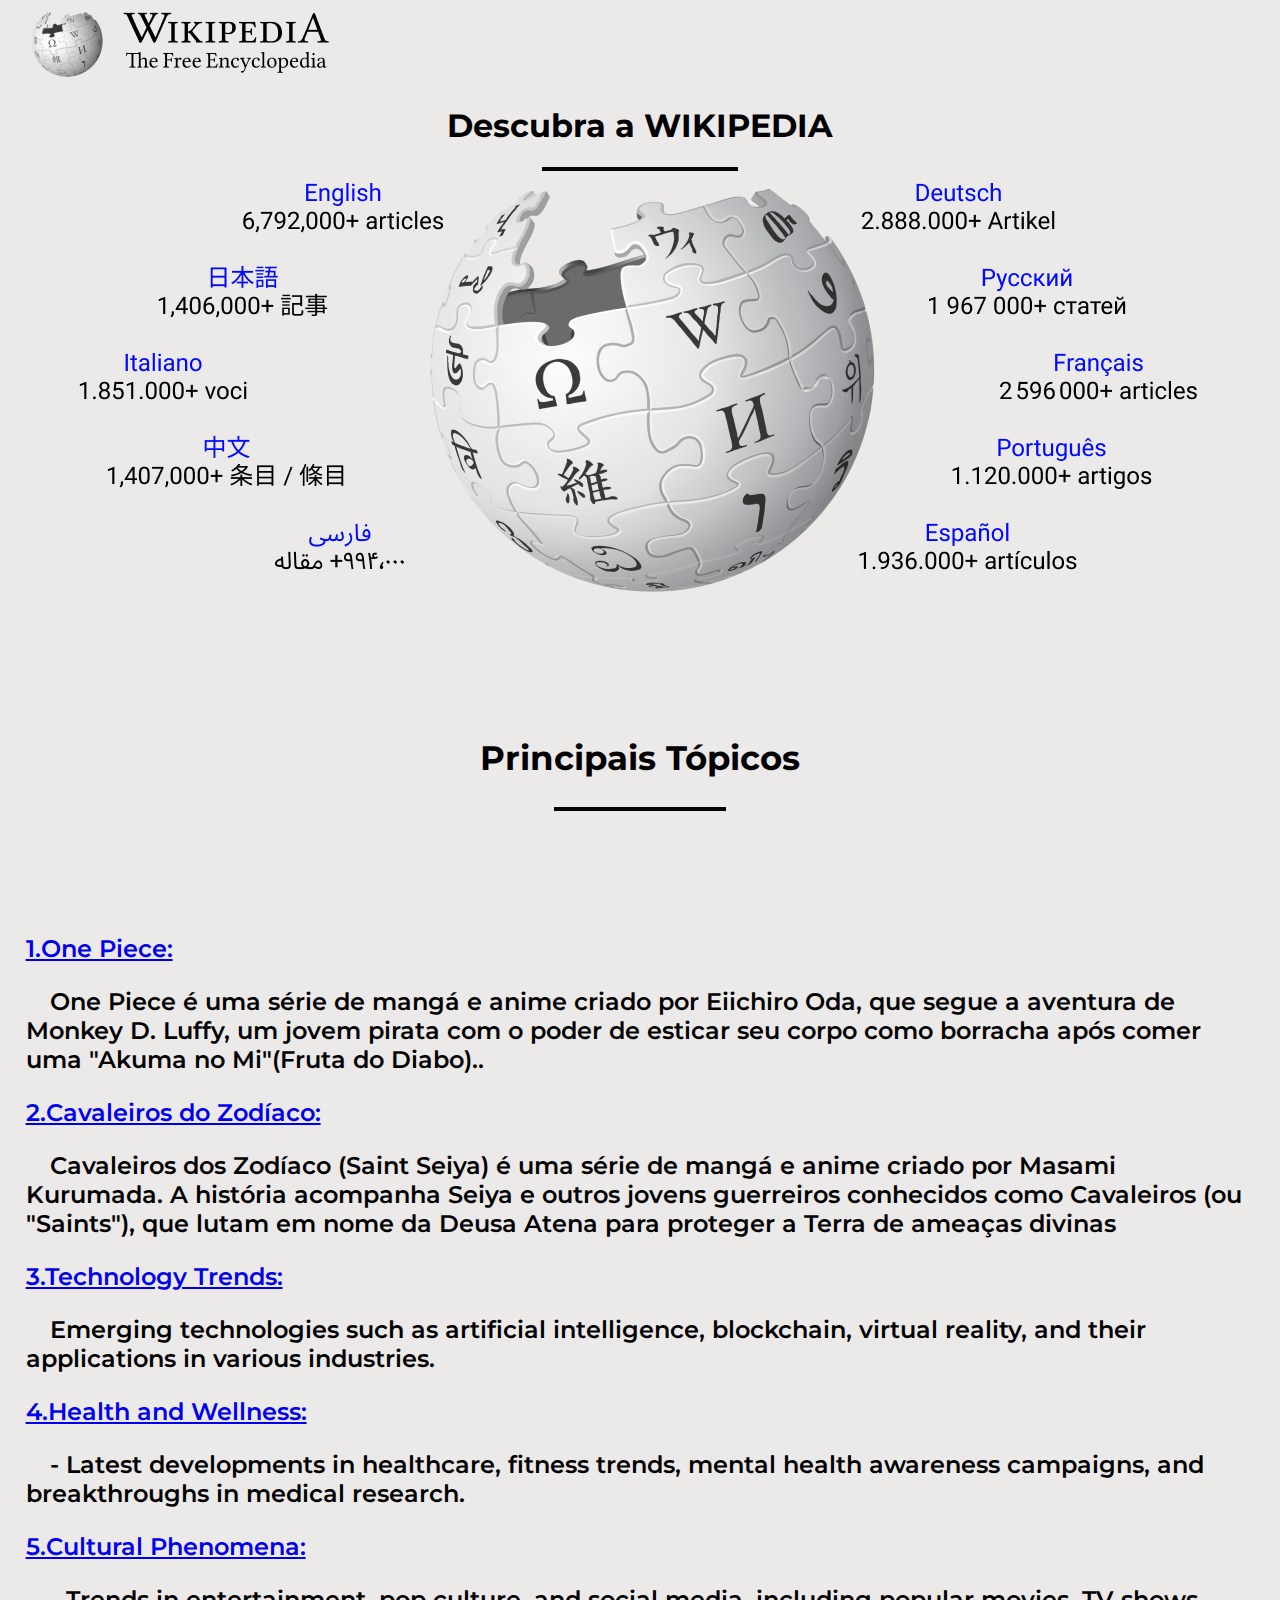
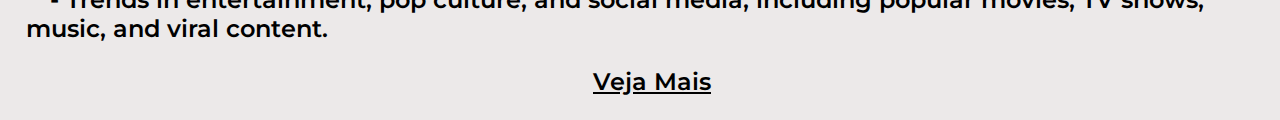
<file: index.html>
<!DOCTYPE html>
<html>
<head>
    <title>Wikipedia</title>
    <link rel="stylesheet" href="style.css">
    <link rel="preconnect" href="https://fonts.googleapis.com">
    <link rel="preconnect" href="https://fonts.gstatic.com" crossorigin>
    <link href="https://fonts.googleapis.com/css2?family=Montserrat:ital,wght@0,100..900;1,100..900&display=swap" rel="stylesheet">
</head>
<body>

    <img src="logoWiki.png" alt="">
    <div class="centralizar">
        <h1>Descubra a WIKIPEDIA</h1>
        <hr class="tamanho-linha1">

         <img src="mundoWiki.png" alt="">
        <h2 class="tamanho-fonte">Principais Tópicos</h2>
        <hr class="tamanho-linha2">
    </div>
    <div class="tamanho">

        <a href="onepiece.html">1.One Piece:</a>
        <p>One Piece é uma série de mangá e anime criado por Eiichiro Oda, que segue a aventura de Monkey D. Luffy, um jovem pirata com o poder  de esticar seu corpo como borracha após comer uma "Akuma no Mi"(Fruta do Diabo)..</p>
    
        <a href="cavaleiros.html">2.Cavaleiros do Zodíaco:</a>
        <p>Cavaleiros dos Zodíaco (Saint Seiya) é uma série de mangá e anime criado por Masami Kurumada. A história acompanha Seiya e outros jovens guerreiros conhecidos como Cavaleiros (ou "Saints"), que  lutam em nome da Deusa Atena para proteger a Terra de ameaças divinas</p>
    
        <a href="Technology Trends">3.Technology Trends:</a>
        <p>Emerging technologies such as artificial intelligence, blockchain, virtual reality, and their applications in various industries.</p>
        
        <a href="Health and Wellness">4.Health and Wellness:</a>
        <p>- Latest developments in healthcare, fitness trends, mental health awareness campaigns, and breakthroughs in medical research.</p>

        <a href="Cultural Phenomena">5.Cultural Phenomena:</a>
        <p>- Trends in entertainment, pop culture, and social media, including popular movies, TV shows, music, and viral content.</p>
    
        <p class="centralizar"><u>Veja Mais</u></p>
    </div>
    
</body>
</html>
</file>
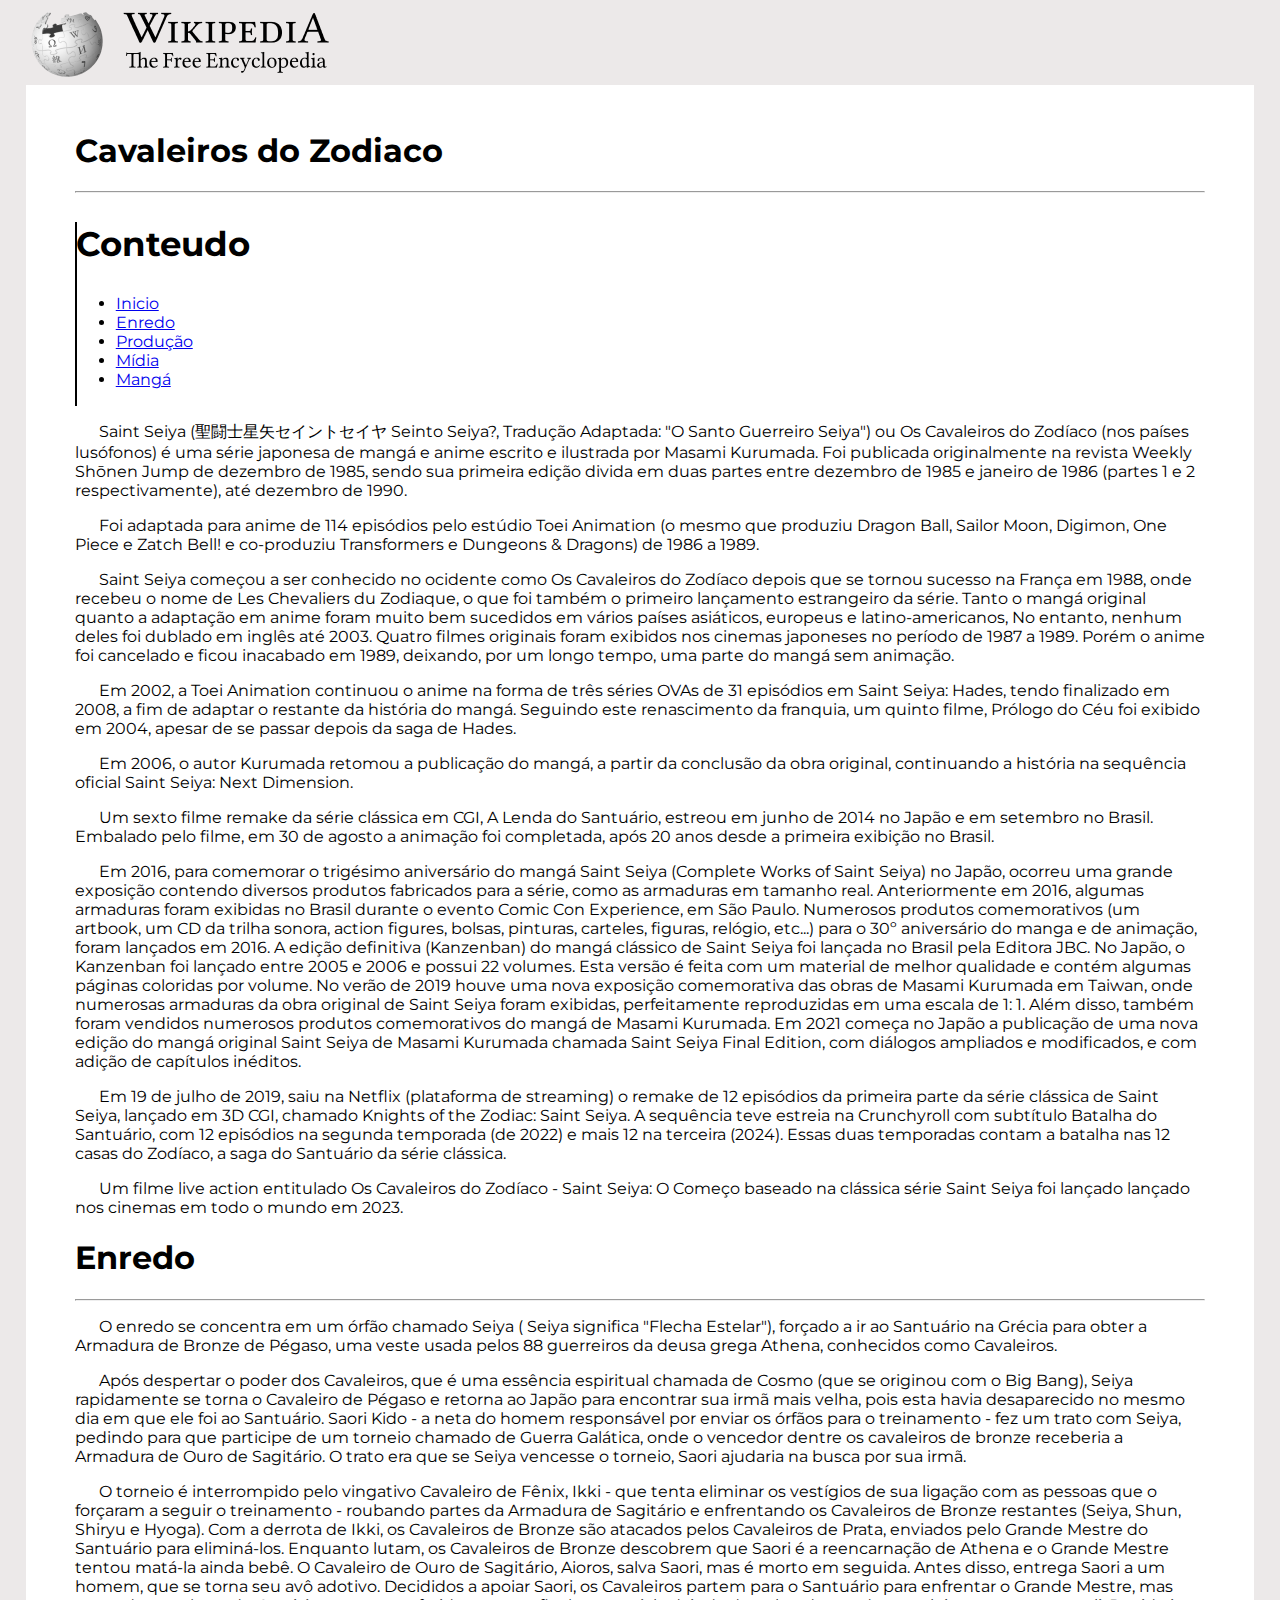
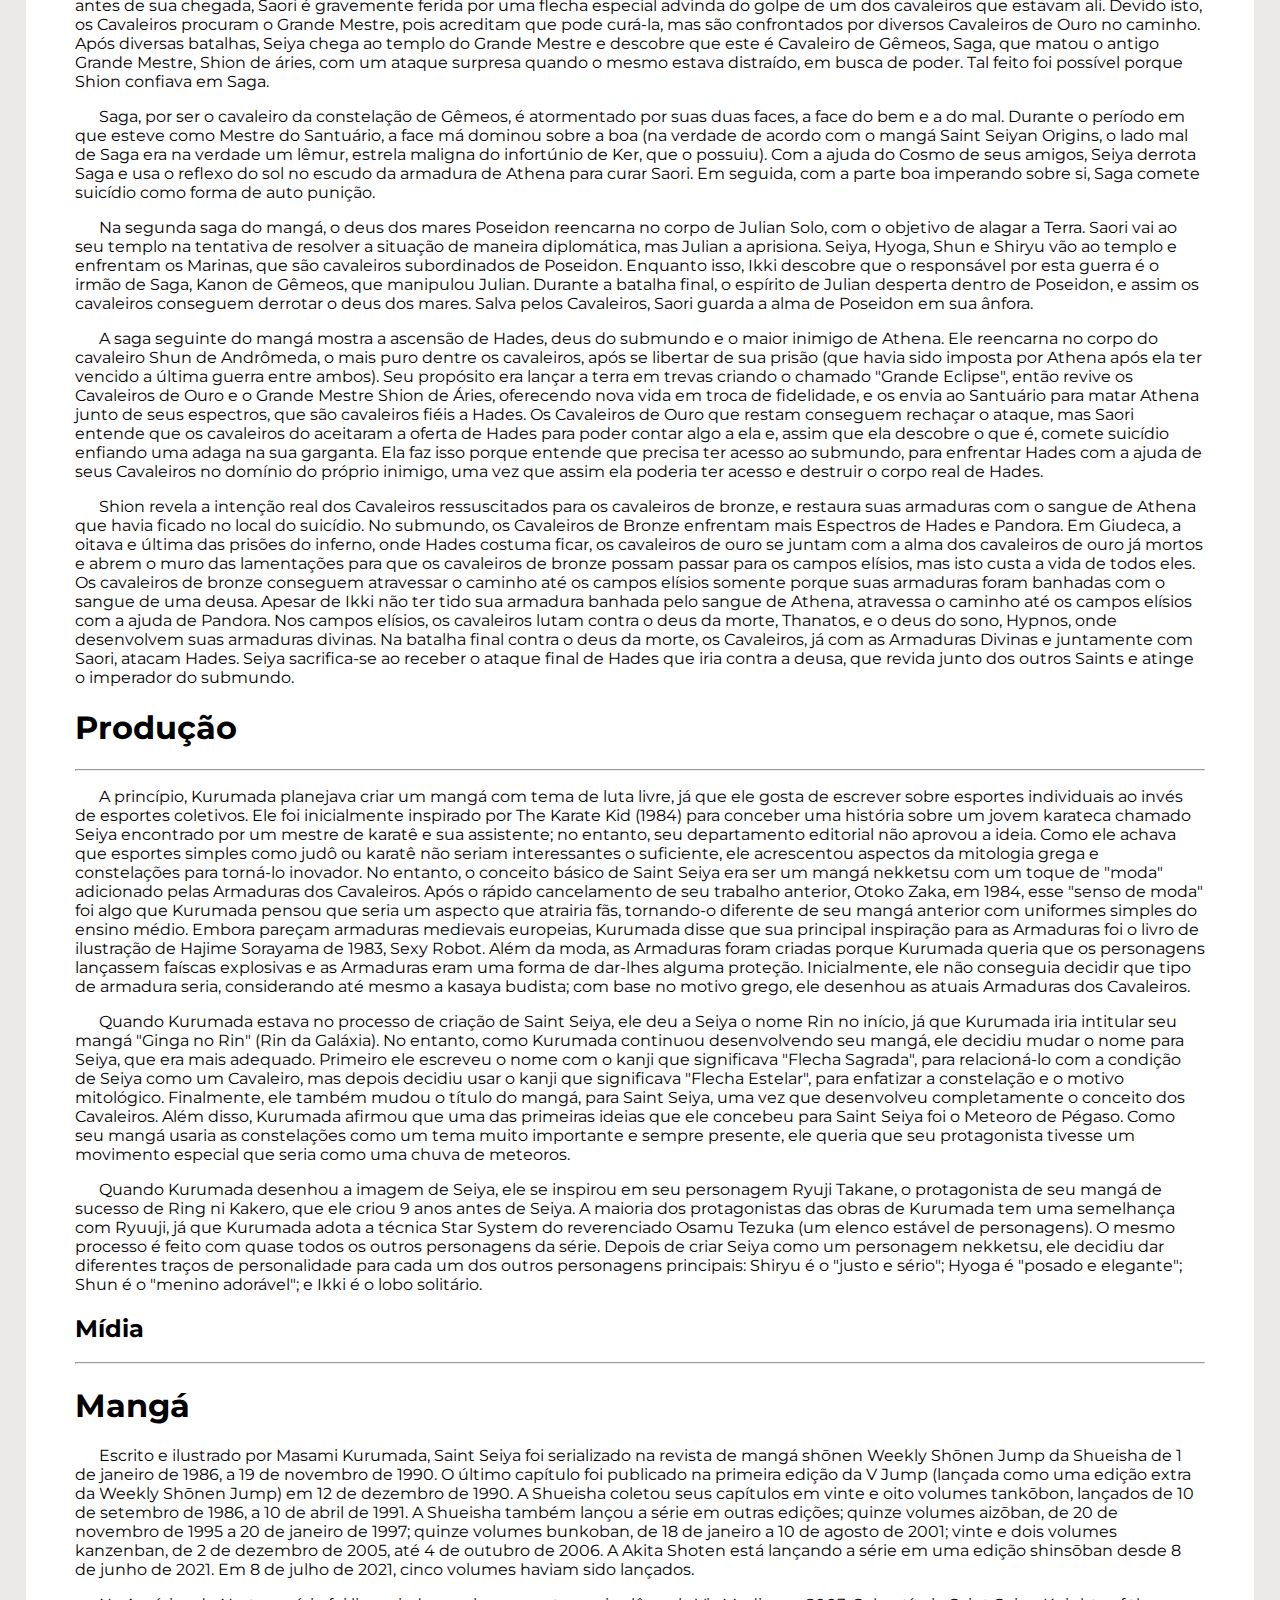
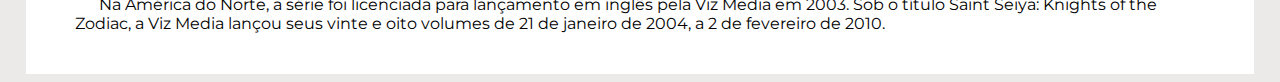
<file: cavaleiros.html>
<!DOCTYPE html>
<html>
    <head>
        <link rel="stylesheet" href="style.css">
        <title>cavaleiros do zodiaco</title>
        <link rel="stylesheet" href="style.css">
        <link rel="preconnect" href="https://fonts.googleapis.com">
        <link rel="preconnect" href="https://fonts.gstatic.com" crossorigin>
        <link href="https://fonts.googleapis.com/css2?family=Montserrat:ital,wght@0,100..900;1,100..900&display=swap" rel="stylesheet">
    </head>
    <body>
        
        <a href="index.html">
        <img src="logoWiki.png" alt="">
        </a>
        
        <div class= "cor-fundo-div">

        <h1>Cavaleiros do Zodiaco</h1>

        <hr>

        <div class= "caixa">

            <h2 class= "conteudo" > Conteudo </h2>
            <ul>
                <li><a href = "#Inicio" >Inicio</a></li>
                <li><a href = "#Enredo" >Enredo</a></li>
                <li><a href = "#Produção" >Produção</a></li>
                <li><a href = "#Mídia" > Mídia</a></li>
                <li><a href = "#Mangá" > Mangá</a></li>
            </ul>
        </div>

        
        <p id = "Inicio" > Saint Seiya (聖闘士星矢セイントセイヤ Seinto Seiya?, Tradução Adaptada: "O Santo Guerreiro Seiya") ou Os Cavaleiros do Zodíaco (nos países lusófonos) é uma série japonesa de mangá e anime escrito e ilustrada por Masami Kurumada. Foi publicada originalmente na revista Weekly Shōnen Jump de dezembro de 1985, sendo sua primeira edição divida em duas partes entre dezembro de 1985 e janeiro de 1986 (partes 1 e 2 respectivamente), até dezembro de 1990.</p>

        <p>Foi adaptada para anime de 114 episódios pelo estúdio Toei Animation (o mesmo que produziu Dragon Ball, Sailor Moon, Digimon, One Piece e Zatch Bell! e co-produziu Transformers e Dungeons & Dragons) de 1986 a 1989.</p>

        <p>Saint Seiya começou a ser conhecido no ocidente como Os Cavaleiros do Zodíaco depois que se tornou sucesso na França em 1988, onde recebeu o nome de Les Chevaliers du Zodiaque, o que foi também o primeiro lançamento estrangeiro da série. Tanto o mangá original quanto a adaptação em anime foram muito bem sucedidos em vários países asiáticos, europeus e latino-americanos, No entanto, nenhum deles foi dublado em inglês até 2003. Quatro filmes originais foram exibidos nos cinemas japoneses no período de 1987 a 1989. Porém o anime foi cancelado e ficou inacabado em 1989, deixando, por um longo tempo, uma parte do mangá sem animação.</p>

        <p>Em 2002, a Toei Animation continuou o anime na forma de três séries OVAs de 31 episódios em Saint Seiya: Hades, tendo finalizado em 2008, a fim de adaptar o restante da história do mangá. Seguindo este renascimento da franquia, um quinto filme, Prólogo do Céu foi exibido em 2004, apesar de se passar depois da saga de Hades.</p>

        <p>Em 2006, o autor Kurumada retomou a publicação do mangá, a partir da conclusão da obra original, continuando a história na sequência oficial Saint Seiya: Next Dimension.</p>

        <P>Um sexto filme remake da série clássica em CGI, A Lenda do Santuário, estreou em junho de 2014 no Japão e em setembro no Brasil. Embalado pelo filme, em 30 de agosto a animação foi completada, após 20 anos desde a primeira exibição no Brasil.</P>

        <p>Em 2016, para comemorar o trigésimo aniversário do mangá Saint Seiya (Complete Works of Saint Seiya) no Japão, ocorreu uma grande exposição contendo diversos produtos fabricados para a série, como as armaduras em tamanho real. Anteriormente em 2016, algumas armaduras foram exibidas no Brasil durante o evento Comic Con Experience, em São Paulo. Numerosos produtos comemorativos (um artbook, um CD da trilha sonora, action figures, bolsas, pinturas, carteles, figuras, relógio, etc...) para o 30º aniversário do manga e de animação, foram lançados em 2016. A edição definitiva (Kanzenban) do mangá clássico de Saint Seiya foi lançada no Brasil pela Editora JBC. No Japão, o Kanzenban foi lançado entre 2005 e 2006 e possui 22 volumes. Esta versão é feita com um material de melhor qualidade e contém algumas páginas coloridas por volume. No verão de 2019 houve uma nova exposição comemorativa das obras de Masami Kurumada em Taiwan, onde numerosas armaduras da obra original de Saint Seiya foram exibidas, perfeitamente reproduzidas em uma escala de 1: 1. Além disso, também foram vendidos numerosos produtos comemorativos do mangá de Masami Kurumada. Em 2021 começa no Japão a publicação de uma nova edição do mangá original Saint Seiya de Masami Kurumada chamada Saint Seiya Final Edition, com diálogos ampliados e modificados, e com adição de capítulos inéditos.</p>

        <p>Em 19 de julho de 2019, saiu na Netflix (plataforma de streaming) o remake de 12 episódios da primeira parte da série clássica de Saint Seiya, lançado em 3D CGI, chamado Knights of the Zodiac: Saint Seiya. A sequência teve estreia na Crunchyroll com subtítulo Batalha do Santuário, com 12 episódios na segunda temporada (de 2022) e mais 12 na terceira (2024). Essas duas temporadas contam a batalha nas 12 casas do Zodíaco, a saga do Santuário da série clássica.</p>

        <p>Um filme live action entitulado Os Cavaleiros do Zodíaco - Saint Seiya: O Começo baseado na clássica série Saint Seiya foi lançado lançado nos cinemas em todo o mundo em 2023.</p>

        <h1 id= "Enredo">Enredo</h1>
        <hr>

        <p>O enredo se concentra em um órfão chamado Seiya ( Seiya significa "Flecha Estelar"), forçado a ir ao Santuário na Grécia para obter a Armadura de Bronze de Pégaso, uma veste usada pelos 88 guerreiros da deusa grega Athena, conhecidos como Cavaleiros.</p>

        <p>Após despertar o poder dos Cavaleiros, que é uma essência espiritual chamada de Cosmo (que se originou com o Big Bang), Seiya rapidamente se torna o Cavaleiro de Pégaso e retorna ao Japão para encontrar sua irmã mais velha, pois esta havia desaparecido no mesmo dia em que ele foi ao Santuário. Saori Kido - a neta do homem responsável por enviar os órfãos para o treinamento - fez um trato com Seiya, pedindo para que participe de um torneio chamado de Guerra Galática, onde o vencedor dentre os cavaleiros de bronze receberia a Armadura de Ouro de Sagitário. O trato era que se Seiya vencesse o torneio, Saori ajudaria na busca por sua irmã.</p>

        <p>O torneio é interrompido pelo vingativo Cavaleiro de Fênix, Ikki - que tenta eliminar os vestígios de sua ligação com as pessoas que o forçaram a seguir o treinamento - roubando partes da Armadura de Sagitário e enfrentando os Cavaleiros de Bronze restantes (Seiya, Shun, Shiryu e Hyoga). Com a derrota de Ikki, os Cavaleiros de Bronze são atacados pelos Cavaleiros de Prata, enviados pelo Grande Mestre do Santuário para eliminá-los. Enquanto lutam, os Cavaleiros de Bronze descobrem que Saori é a reencarnação de Athena e o Grande Mestre tentou matá-la ainda bebê. O Cavaleiro de Ouro de Sagitário, Aioros, salva Saori, mas é morto em seguida. Antes disso, entrega Saori a um homem, que se torna seu avô adotivo. Decididos a apoiar Saori, os Cavaleiros partem para o Santuário para enfrentar o Grande Mestre, mas antes de sua chegada, Saori é gravemente ferida por uma flecha especial advinda do golpe de um dos cavaleiros que estavam ali. Devido isto, os Cavaleiros procuram o Grande Mestre, pois acreditam que pode curá-la, mas são confrontados por diversos Cavaleiros de Ouro no caminho. Após diversas batalhas, Seiya chega ao templo do Grande Mestre e descobre que este é Cavaleiro de Gêmeos, Saga, que matou o antigo Grande Mestre, Shion de áries, com um ataque surpresa quando o mesmo estava distraído, em busca de poder. Tal feito foi possível porque Shion confiava em Saga.</p>

        <p>Saga, por ser o cavaleiro da constelação de Gêmeos, é atormentado por suas duas faces, a face do bem e a do mal. Durante o período em que esteve como Mestre do Santuário, a face má dominou sobre a boa (na verdade de acordo com o mangá Saint Seiyan Origins, o lado mal de Saga era na verdade um lêmur, estrela maligna do infortúnio de Ker, que o possuiu). Com a ajuda do Cosmo de seus amigos, Seiya derrota Saga e usa o reflexo do sol no escudo da armadura de Athena para curar Saori. Em seguida, com a parte boa imperando sobre si, Saga comete suicídio como forma de auto punição.</p>

        <p>Na segunda saga do mangá, o deus dos mares Poseidon reencarna no corpo de Julian Solo, com o objetivo de alagar a Terra. Saori vai ao seu templo na tentativa de resolver a situação de maneira diplomática, mas Julian a aprisiona. Seiya, Hyoga, Shun e Shiryu vão ao templo e enfrentam os Marinas, que são cavaleiros subordinados de Poseidon. Enquanto isso, Ikki descobre que o responsável por esta guerra é o irmão de Saga, Kanon de Gêmeos, que manipulou Julian. Durante a batalha final, o espírito de Julian desperta dentro de Poseidon, e assim os cavaleiros conseguem derrotar o deus dos mares. Salva pelos Cavaleiros, Saori guarda a alma de Poseidon em sua ânfora.</p>

        <p>A saga seguinte do mangá mostra a ascensão de Hades, deus do submundo e o maior inimigo de Athena. Ele reencarna no corpo do cavaleiro Shun de Andrômeda, o mais puro dentre os cavaleiros, após se libertar de sua prisão (que havia sido imposta por Athena após ela ter vencido a última guerra entre ambos). Seu propósito era lançar a terra em trevas criando o chamado "Grande Eclipse", então revive os Cavaleiros de Ouro e o Grande Mestre Shion de Áries, oferecendo nova vida em troca de fidelidade, e os envia ao Santuário para matar Athena junto de seus espectros, que são cavaleiros fiéis a Hades. Os Cavaleiros de Ouro que restam conseguem rechaçar o ataque, mas Saori entende que os cavaleiros do aceitaram a oferta de Hades para poder contar algo a ela e, assim que ela descobre o que é, comete suicídio enfiando uma adaga na sua garganta. Ela faz isso porque entende que precisa ter acesso ao submundo, para enfrentar Hades com a ajuda de seus Cavaleiros no domínio do próprio inimigo, uma vez que assim ela poderia ter acesso e destruir o corpo real de Hades.</p>

        <p>Shion revela a intenção real dos Cavaleiros ressuscitados para os cavaleiros de bronze, e restaura suas armaduras com o sangue de Athena que havia ficado no local do suicídio. No submundo, os Cavaleiros de Bronze enfrentam mais Espectros de Hades e Pandora. Em Giudeca, a oitava e última das prisões do inferno, onde Hades costuma ficar, os cavaleiros de ouro se juntam com a alma dos cavaleiros de ouro já mortos e abrem o muro das lamentações para que os cavaleiros de bronze possam passar para os campos elísios, mas isto custa a vida de todos eles. Os cavaleiros de bronze conseguem atravessar o caminho até os campos elísios somente porque suas armaduras foram banhadas com o sangue de uma deusa. Apesar de Ikki não ter tido sua armadura banhada pelo sangue de Athena, atravessa o caminho até os campos elísios com a ajuda de Pandora. Nos campos elísios, os cavaleiros lutam contra o deus da morte, Thanatos, e o deus do sono, Hypnos, onde desenvolvem suas armaduras divinas. Na batalha final contra o deus da morte, os Cavaleiros, já com as Armaduras Divinas e juntamente com Saori, atacam Hades. Seiya sacrifica-se ao receber o ataque final de Hades que iria contra a deusa, que revida junto dos outros Saints e atinge o imperador do submundo.</p>

        <h1 id ="Produção" >Produção</h1>
        <hr>

        <p>A princípio, Kurumada planejava criar um mangá com tema de luta livre, já que ele gosta de escrever sobre esportes individuais ao invés de esportes coletivos. Ele foi inicialmente inspirado por The Karate Kid (1984) para conceber uma história sobre um jovem karateca chamado Seiya encontrado por um mestre de karatê e sua assistente; no entanto, seu departamento editorial não aprovou a ideia. Como ele achava que esportes simples como judô ou karatê não seriam interessantes o suficiente, ele acrescentou aspectos da mitologia grega e constelações para torná-lo inovador. No entanto, o conceito básico de Saint Seiya era ser um mangá nekketsu com um toque de "moda" adicionado pelas Armaduras dos Cavaleiros. Após o rápido cancelamento de seu trabalho anterior, Otoko Zaka, em 1984, esse "senso de moda" foi algo que Kurumada pensou que seria um aspecto que atrairia fãs, tornando-o diferente de seu mangá anterior com uniformes simples do ensino médio. Embora pareçam armaduras medievais europeias, Kurumada disse que sua principal inspiração para as Armaduras foi o livro de ilustração de Hajime Sorayama de 1983, Sexy Robot. Além da moda, as Armaduras foram criadas porque Kurumada queria que os personagens lançassem faíscas explosivas e as Armaduras eram uma forma de dar-lhes alguma proteção. Inicialmente, ele não conseguia decidir que tipo de armadura seria, considerando até mesmo a kasaya budista; com base no motivo grego, ele desenhou as atuais Armaduras dos Cavaleiros.</p>

        <p>Quando Kurumada estava no processo de criação de Saint Seiya, ele deu a Seiya o nome Rin no início, já que Kurumada iria intitular seu mangá "Ginga no Rin" (Rin da Galáxia). No entanto, como Kurumada continuou desenvolvendo seu mangá, ele decidiu mudar o nome para Seiya, que era mais adequado. Primeiro ele escreveu o nome com o kanji que significava "Flecha Sagrada", para relacioná-lo com a condição de Seiya como um Cavaleiro, mas depois decidiu usar o kanji que significava "Flecha Estelar", para enfatizar a constelação e o motivo mitológico. Finalmente, ele também mudou o título do mangá, para Saint Seiya, uma vez que desenvolveu completamente o conceito dos Cavaleiros. Além disso, Kurumada afirmou que uma das primeiras ideias que ele concebeu para Saint Seiya foi o Meteoro de Pégaso. Como seu mangá usaria as constelações como um tema muito importante e sempre presente, ele queria que seu protagonista tivesse um movimento especial que seria como uma chuva de meteoros.</p>

        <p>Quando Kurumada desenhou a imagem de Seiya, ele se inspirou em seu personagem Ryuji Takane, o protagonista de seu mangá de sucesso de Ring ni Kakero, que ele criou 9 anos antes de Seiya. A maioria dos protagonistas das obras de Kurumada tem uma semelhança com Ryuuji, já que Kurumada adota a técnica Star System do reverenciado Osamu Tezuka (um elenco estável de personagens). O mesmo processo é feito com quase todos os outros personagens da série. Depois de criar Seiya como um personagem nekketsu, ele decidiu dar diferentes traços de personalidade para cada um dos outros personagens principais: Shiryu é o "justo e sério"; Hyoga é "posado e elegante"; Shun é o "menino adorável"; e Ikki é o lobo solitário.</p>

        <h2 id = "Mídia" > Mídia</h2>
        <hr>
        <h1 id = "Mangá" > Mangá</h1>

        <p>Escrito e ilustrado por Masami Kurumada, Saint Seiya foi serializado na revista de mangá shōnen Weekly Shōnen Jump da Shueisha de 1 de janeiro de 1986, a 19 de novembro de 1990. O último capítulo foi publicado na primeira edição da V Jump (lançada como uma edição extra da Weekly Shōnen Jump) em 12 de dezembro de 1990. A Shueisha coletou seus capítulos em vinte e oito volumes tankōbon, lançados de 10 de setembro de 1986, a 10 de abril de 1991. A Shueisha também lançou a série em outras edições; quinze volumes aizōban, de 20 de novembro de 1995 a 20 de janeiro de 1997; quinze volumes bunkoban, de 18 de janeiro a 10 de agosto de 2001; vinte e dois volumes kanzenban, de 2 de dezembro de 2005, até 4 de outubro de 2006. A Akita Shoten está lançando a série em uma edição shinsōban desde 8 de junho de 2021. Em 8 de julho de 2021, cinco volumes haviam sido lançados.</p>

        <p>Na América do Norte, a série foi licenciada para lançamento em inglês pela Viz Media em 2003. Sob o título Saint Seiya: Knights of the Zodiac, a Viz Media lançou seus vinte e oito volumes de 21 de janeiro de 2004, a 2 de fevereiro de 2010.</p>
        </div>
    </body>
</html>
</file>
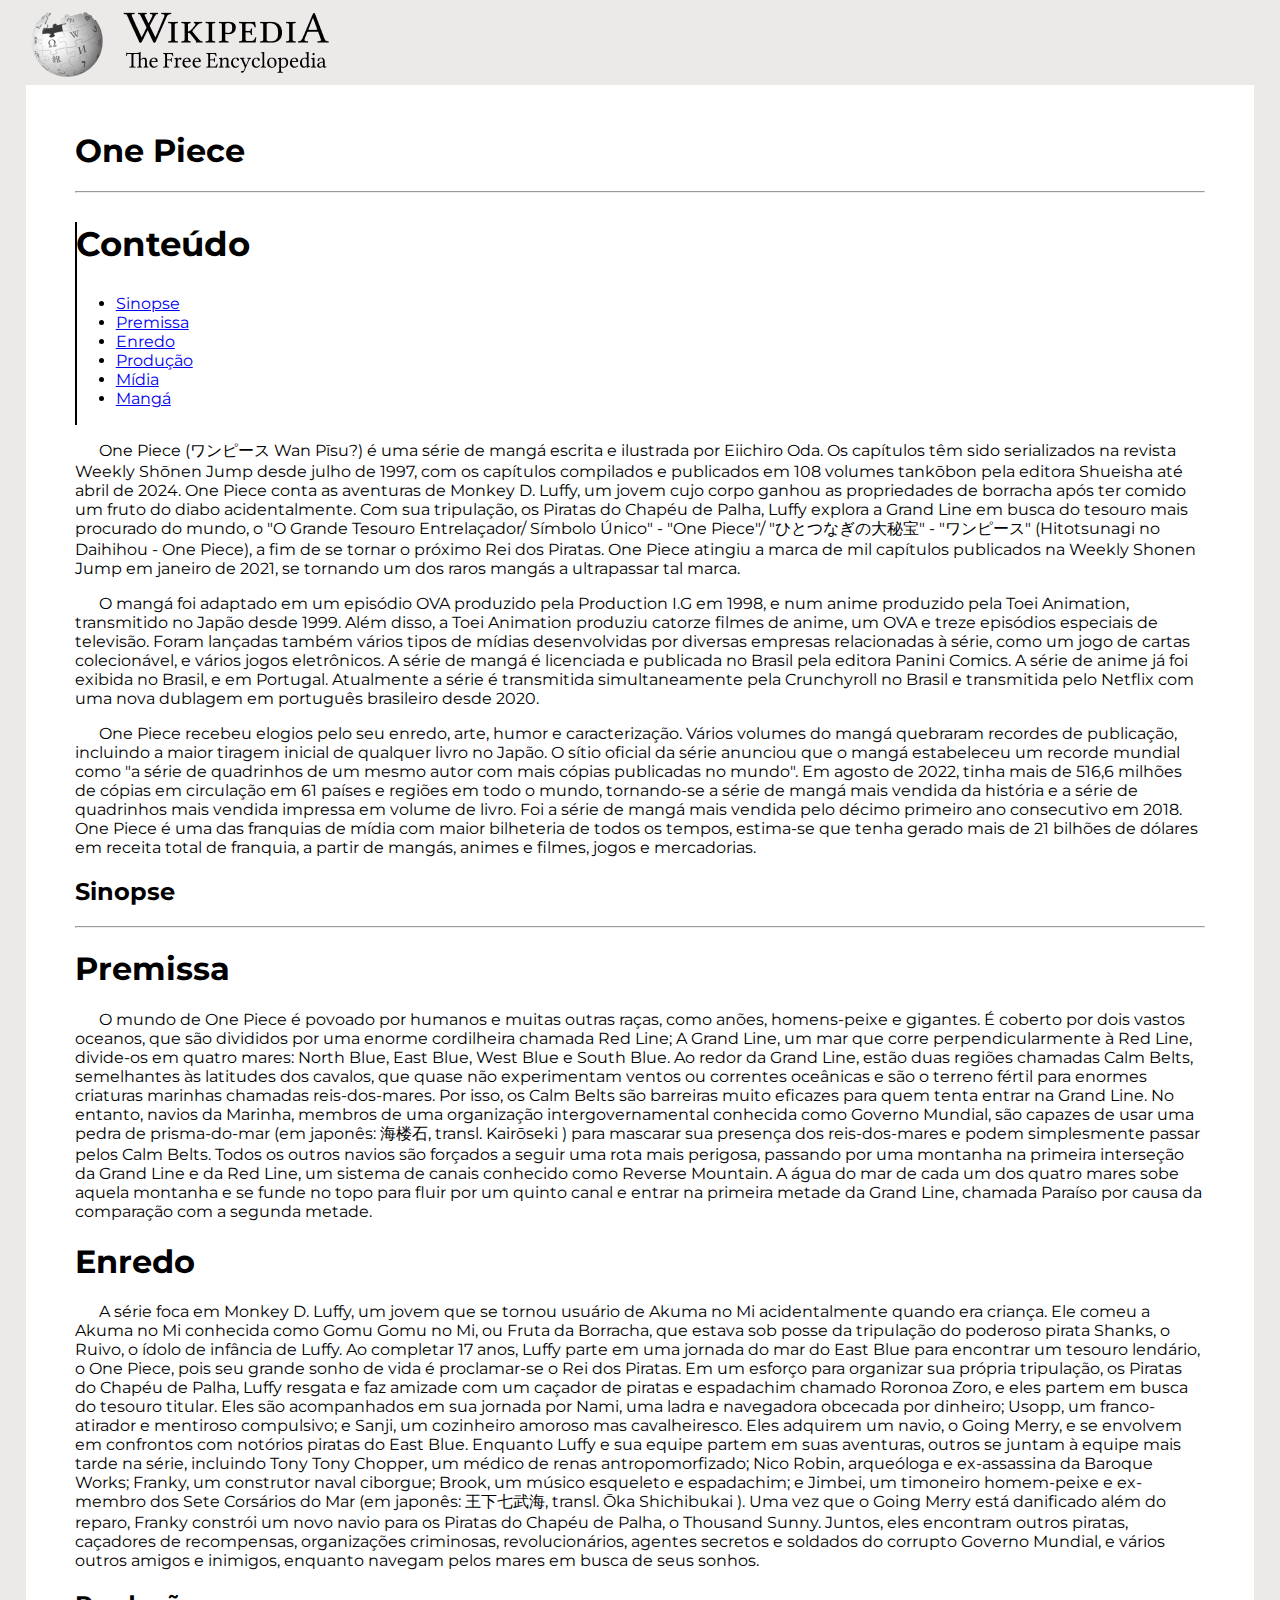
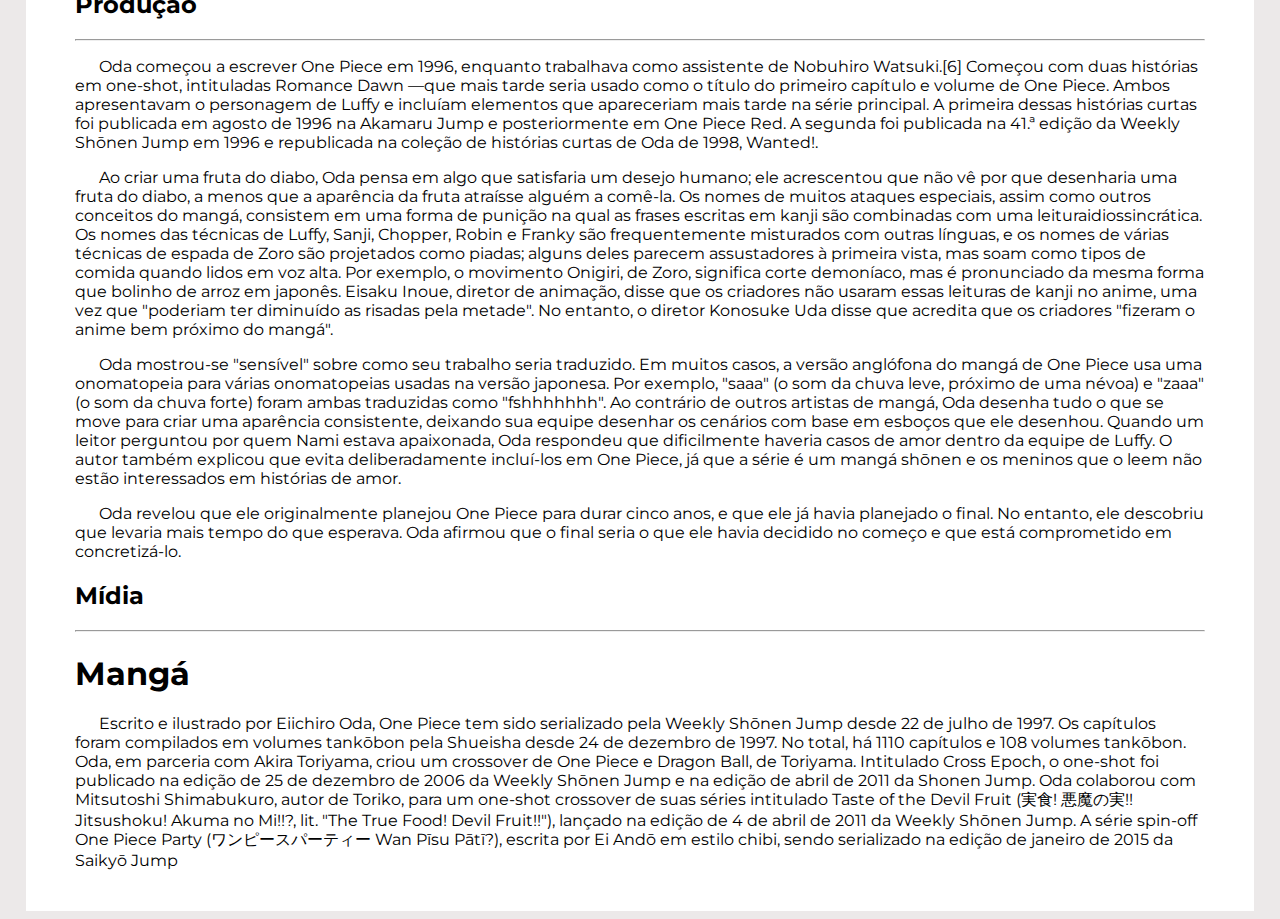
<file: onepiece.html>
<!DOCTYPE html>
<html>
<head>
    <title>One Piece</title>
    <link rel="stylesheet" href="style.css">
    <link rel="preconnect" href="https://fonts.googleapis.com">
    <link rel="preconnect" href="https://fonts.gstatic.com" crossorigin>
    <link href="https://fonts.googleapis.com/css2?family=Montserrat:ital,wght@0,100..900;1,100..900&display=swap" rel="stylesheet">
</head>
<body>

    <a href="index.html">
    <img src="logoWiki.png" alt="">
    </a>

    <div class= "cor-fundo-div">

        <h1>One Piece</h1><hr>

        <div class="caixa">

            <h2 class="conteudo">Conteúdo</h2>
            <ul>
                <li><a href="#Sinopse">Sinopse</a></li>
                <li><a href="#Premissa">Premissa</a></li>
                <li><a href="#Enredo">Enredo</a></li>
                <li><a href="#Produção">Produção</a></li>
                <li><a href="#Mídia">Mídia</a></li>
                <li><a href="#Mangá">Mangá</a></li>
            </ul>

        </div>

        <p>One Piece (ワンピース Wan Pīsu?) é uma série de mangá escrita e ilustrada por Eiichiro Oda. Os capítulos têm sido serializados na revista Weekly Shōnen Jump desde julho de 1997, com os capítulos compilados e publicados em 108 volumes tankōbon pela editora Shueisha até abril de 2024. One Piece conta as aventuras de Monkey D. Luffy, um jovem cujo corpo ganhou as propriedades de borracha após ter comido um fruto do diabo acidentalmente. Com sua tripulação, os Piratas do Chapéu de Palha, Luffy explora a Grand Line em busca do tesouro mais procurado do mundo, o "O Grande Tesouro Entrelaçador/ Símbolo Único" - "One Piece"/ "ひとつなぎの大秘宝" - "ワンピース" (Hitotsunagi no Daihihou - One Piece), a fim de se tornar o próximo Rei dos Piratas. One Piece atingiu a marca de mil capítulos publicados na Weekly Shonen Jump em janeiro de 2021, se tornando um dos raros mangás a ultrapassar tal marca.</p>
        <p>O mangá foi adaptado em um episódio OVA produzido pela Production I.G em 1998, e num anime produzido pela Toei Animation, transmitido no Japão desde 1999. Além disso, a Toei Animation produziu catorze filmes de anime, um OVA e treze episódios especiais de televisão. Foram lançadas também vários tipos de mídias desenvolvidas por diversas empresas relacionadas à série, como um jogo de cartas colecionável, e vários jogos eletrônicos. A série de mangá é licenciada e publicada no Brasil pela editora Panini Comics. A série de anime já foi exibida no Brasil, e em Portugal. Atualmente a série é transmitida simultaneamente pela Crunchyroll no Brasil e transmitida pelo Netflix com uma nova dublagem em português brasileiro desde 2020.</p>
        <p>One Piece recebeu elogios pelo seu enredo, arte, humor e caracterização. Vários volumes do mangá quebraram recordes de publicação, incluindo a maior tiragem inicial de qualquer livro no Japão. O sítio oficial da série anunciou que o mangá estabeleceu um recorde mundial como "a série de quadrinhos de um mesmo autor com mais cópias publicadas no mundo". Em agosto de 2022, tinha mais de 516,6 milhões de cópias em circulação em 61 países e regiões em todo o mundo, tornando-se a série de mangá mais vendida da história e a série de quadrinhos mais vendida impressa em volume de livro. Foi a série de mangá mais vendida pelo décimo primeiro ano consecutivo em 2018. One Piece é uma das franquias de mídia com maior bilheteria de todos os tempos, estima-se que tenha gerado mais de 21 bilhões de dólares em receita total de franquia, a partir de mangás, animes e filmes, jogos e mercadorias.</p>
    
        <h2 id="Sinopse">Sinopse</h2><hr>

        <h1 id="Premissa">Premissa</h1>
        <p>O mundo de One Piece é povoado por humanos e muitas outras raças, como anões, homens-peixe e gigantes. É coberto por dois vastos oceanos, que são divididos por uma enorme cordilheira chamada Red Line; A Grand Line, um mar que corre perpendicularmente à Red Line, divide-os em quatro mares: North Blue, East Blue, West Blue e South Blue. Ao redor da Grand Line, estão duas regiões chamadas Calm Belts, semelhantes às latitudes dos cavalos, que quase não experimentam ventos ou correntes oceânicas e são o terreno fértil para enormes criaturas marinhas chamadas reis-dos-mares. Por isso, os Calm Belts são barreiras muito eficazes para quem tenta entrar na Grand Line. No entanto, navios da Marinha, membros de uma organização intergovernamental conhecida como Governo Mundial, são capazes de usar uma pedra de prisma-do-mar (em japonês: 海楼石, transl. Kairōseki ) para mascarar sua presença dos reis-dos-mares e podem simplesmente passar pelos Calm Belts. Todos os outros navios são forçados a seguir uma rota mais perigosa, passando por uma montanha na primeira interseção da Grand Line e da Red Line, um sistema de canais conhecido como Reverse Mountain. A água do mar de cada um dos quatro mares sobe aquela montanha e se funde no topo para fluir por um quinto canal e entrar na primeira metade da Grand Line, chamada Paraíso por causa da comparação com a segunda metade.</p>

        <h1 id="Enredo">Enredo</h1>
        <p>A série foca em Monkey D. Luffy, um jovem que se tornou usuário de Akuma no Mi acidentalmente quando era criança. Ele comeu a Akuma no Mi conhecida como Gomu Gomu no Mi, ou Fruta da Borracha, que estava sob posse da tripulação do poderoso pirata Shanks, o Ruivo, o ídolo de infância de Luffy. Ao completar 17 anos, Luffy parte em uma jornada do mar do East Blue para encontrar um tesouro lendário, o One Piece, pois seu grande sonho de vida é proclamar-se o Rei dos Piratas. Em um esforço para organizar sua própria tripulação, os Piratas do Chapéu de Palha, Luffy resgata e faz amizade com um caçador de piratas e espadachim chamado Roronoa Zoro, e eles partem em busca do tesouro titular. Eles são acompanhados em sua jornada por Nami, uma ladra e navegadora obcecada por dinheiro; Usopp, um franco-atirador e mentiroso compulsivo; e Sanji, um cozinheiro amoroso mas cavalheiresco. Eles adquirem um navio, o Going Merry, e se envolvem em confrontos com notórios piratas do East Blue. Enquanto Luffy e sua equipe partem em suas aventuras, outros se juntam à equipe mais tarde na série, incluindo Tony Tony Chopper, um médico de renas antropomorfizado; Nico Robin, arqueóloga e ex-assassina da Baroque Works; Franky, um construtor naval ciborgue; Brook, um músico esqueleto e espadachim; e Jimbei, um timoneiro homem-peixe e ex-membro dos Sete Corsários do Mar (em japonês: 王下七武海, transl. Ōka Shichibukai ). Uma vez que o Going Merry está danificado além do reparo, Franky constrói um novo navio para os Piratas do Chapéu de Palha, o Thousand Sunny. Juntos, eles encontram outros piratas, caçadores de recompensas, organizações criminosas, revolucionários, agentes secretos e soldados do corrupto Governo Mundial, e vários outros amigos e inimigos, enquanto navegam pelos mares em busca de seus sonhos.</p>
        
        <h2 id="Produção">Produção</h2><hr>
        <p>Oda começou a escrever One Piece em 1996, enquanto trabalhava como assistente de Nobuhiro Watsuki.[6] Começou com duas histórias em one-shot, intituladas Romance Dawn —que mais tarde seria usado como o título do primeiro capítulo e volume de One Piece. Ambos apresentavam o personagem de Luffy e incluíam elementos que apareceriam mais tarde na série principal. A primeira dessas histórias curtas foi publicada em agosto de 1996 na Akamaru Jump e posteriormente em One Piece Red. A segunda foi publicada na 41.ª edição da Weekly Shōnen Jump em 1996 e republicada na coleção de histórias curtas de Oda de 1998, Wanted!.</p>
        <p>Ao criar uma fruta do diabo, Oda pensa em algo que satisfaria um desejo humano; ele acrescentou que não vê por que desenharia uma fruta do diabo, a menos que a aparência da fruta atraísse alguém a comê-la. Os nomes de muitos ataques especiais, assim como outros conceitos do mangá, consistem em uma forma de punição na qual as frases escritas em kanji são combinadas com uma leituraidiossincrática. Os nomes das técnicas de Luffy, Sanji, Chopper, Robin e Franky são frequentemente misturados com outras línguas, e os nomes de várias técnicas de espada de Zoro são projetados como piadas; alguns deles parecem assustadores à primeira vista, mas soam como tipos de comida quando lidos em voz alta. Por exemplo, o movimento Onigiri, de Zoro, significa corte demoníaco, mas é pronunciado da mesma forma que bolinho de arroz em japonês. Eisaku Inoue, diretor de animação, disse que os criadores não usaram essas leituras de kanji no anime, uma vez que "poderiam ter diminuído as risadas pela metade". No entanto, o diretor Konosuke Uda disse que acredita que os criadores "fizeram o anime bem próximo do mangá".</p>
        <p>Oda mostrou-se "sensível" sobre como seu trabalho seria traduzido. Em muitos casos, a versão anglófona do mangá de One Piece usa uma onomatopeia para várias onomatopeias usadas na versão japonesa. Por exemplo, "saaa" (o som da chuva leve, próximo de uma névoa) e "zaaa" (o som da chuva forte) foram ambas traduzidas como "fshhhhhhh". Ao contrário de outros artistas de mangá, Oda desenha tudo o que se move para criar uma aparência consistente, deixando sua equipe desenhar os cenários com base em esboços que ele desenhou. Quando um leitor perguntou por quem Nami estava apaixonada, Oda respondeu que dificilmente haveria casos de amor dentro da equipe de Luffy. O autor também explicou que evita deliberadamente incluí-los em One Piece, já que a série é um mangá shōnen e os meninos que o leem não estão interessados em histórias de amor.</p>
        <p>Oda revelou que ele originalmente planejou One Piece para durar cinco anos, e que ele já havia planejado o final. No entanto, ele descobriu que levaria mais tempo do que esperava. Oda afirmou que o final seria o que ele havia decidido no começo e que está comprometido em concretizá-lo.</p>

        <h2 id="Mídia">Mídia</h2><hr>

        <h1 id="Mangá">Mangá</h1>
        <p>Escrito e ilustrado por Eiichiro Oda, One Piece tem sido serializado pela Weekly Shōnen Jump desde 22 de julho de 1997. Os capítulos foram compilados em volumes tankōbon pela Shueisha desde 24 de dezembro de 1997. No total, há 1110 capítulos e 108 volumes tankōbon. Oda, em parceria com Akira Toriyama, criou um crossover de One Piece e Dragon Ball, de Toriyama. Intitulado Cross Epoch, o one-shot foi publicado na edição de 25 de dezembro de 2006 da Weekly Shōnen Jump e na edição de abril de 2011 da Shonen Jump. Oda colaborou com Mitsutoshi Shimabukuro, autor de Toriko, para um one-shot crossover de suas séries intitulado Taste of the Devil Fruit (実食! 悪魔の実!! Jitsushoku! Akuma no Mi!!?, lit. "The True Food! Devil Fruit!!"), lançado na edição de 4 de abril de 2011 da Weekly Shōnen Jump. A série spin-off One Piece Party (ワンピースパーティー Wan Pīsu Pātī?), escrita por Ei Andō em estilo chibi, sendo serializado na edição de janeiro de 2015 da Saikyō Jump</p>
    
    </div>

</body>
</html>
</file>
<file: style.css>
body{
    background-color: rgb(236, 233, 233);
    font-family: "Montserrat" , sans-serif;
    margin-right: 2%;
    margin-left: 2%;
}

.tamanho-linha1{
    border: 2px solid black;
    margin-left: 42%;
    margin-right: 42%;
}

.tamanho-linha2{
    border: 2px solid black;
    margin-left: 43%;
    margin-right: 43%;
}

.centralizar{
    text-align: center;
}

.tamanho-fonte{
    font-size: 34px;
    margin-top: 10%;
}

p{
    text-indent: 1.5rem;
}

.tamanho{
    font-size: 24px;
    margin-top: 10%;
    font-weight: 600;
}

.cor-fundo-div{
    background-color: white;
    padding-left: 4%;
    padding-right: 4%;
    padding-top: 2%;
    padding-bottom: 2%;
}

.caixa{
    border-left: 1px solid;
    border-right: 1px solid;
    border-bottom: 1px solid;
    margin-right: 90rem;
}

.conteudo{
    border-bottom: 1px solid;
    border-top: 1px solid;
    background-color: rgb(10,181,248);
    text-align: center;
    font-size: 34px;
}
</file>
